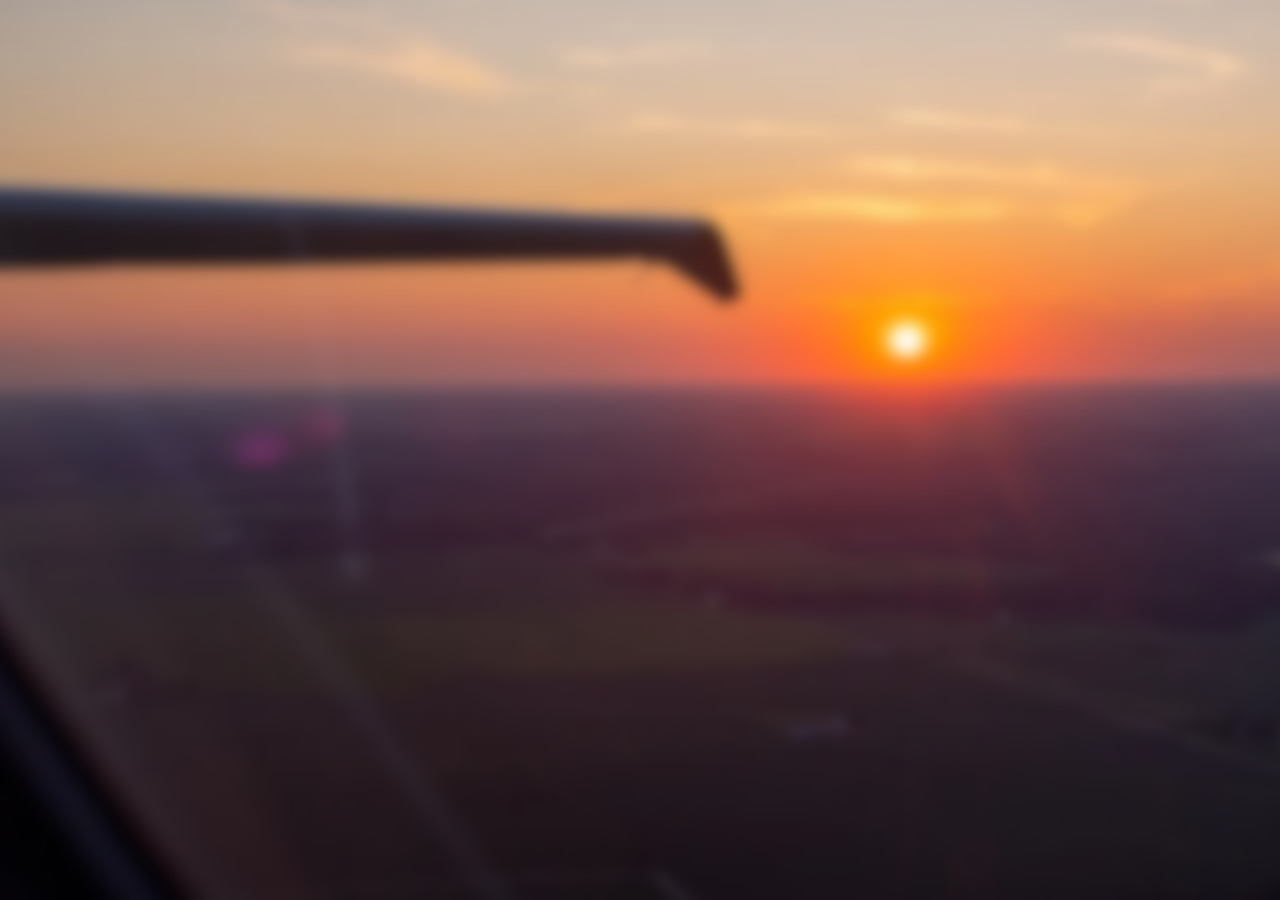
<file: Fly Horizon/index.html>
<!DOCTYPE html>
<html lang="fr">
<head>
    <meta charset="UTF-8">
    <meta name="viewport" content="width=device-width, initial-scale=1.0">
    <title>VOLEZ AVEC ROMAIN</title>
    <link rel="stylesheet" href="styles.css">
</head>

    <section id="hero">
        <h1>VOLEZ AVEC FLY HORIZON</h1>
        <h3>Vivez une expérience inoubliable à bord d'un aéronef</h3>
        <a href="forfaits.html" class="btn">Découvrez les forfaits</a>
    </section>

</body>
</html>
</file>
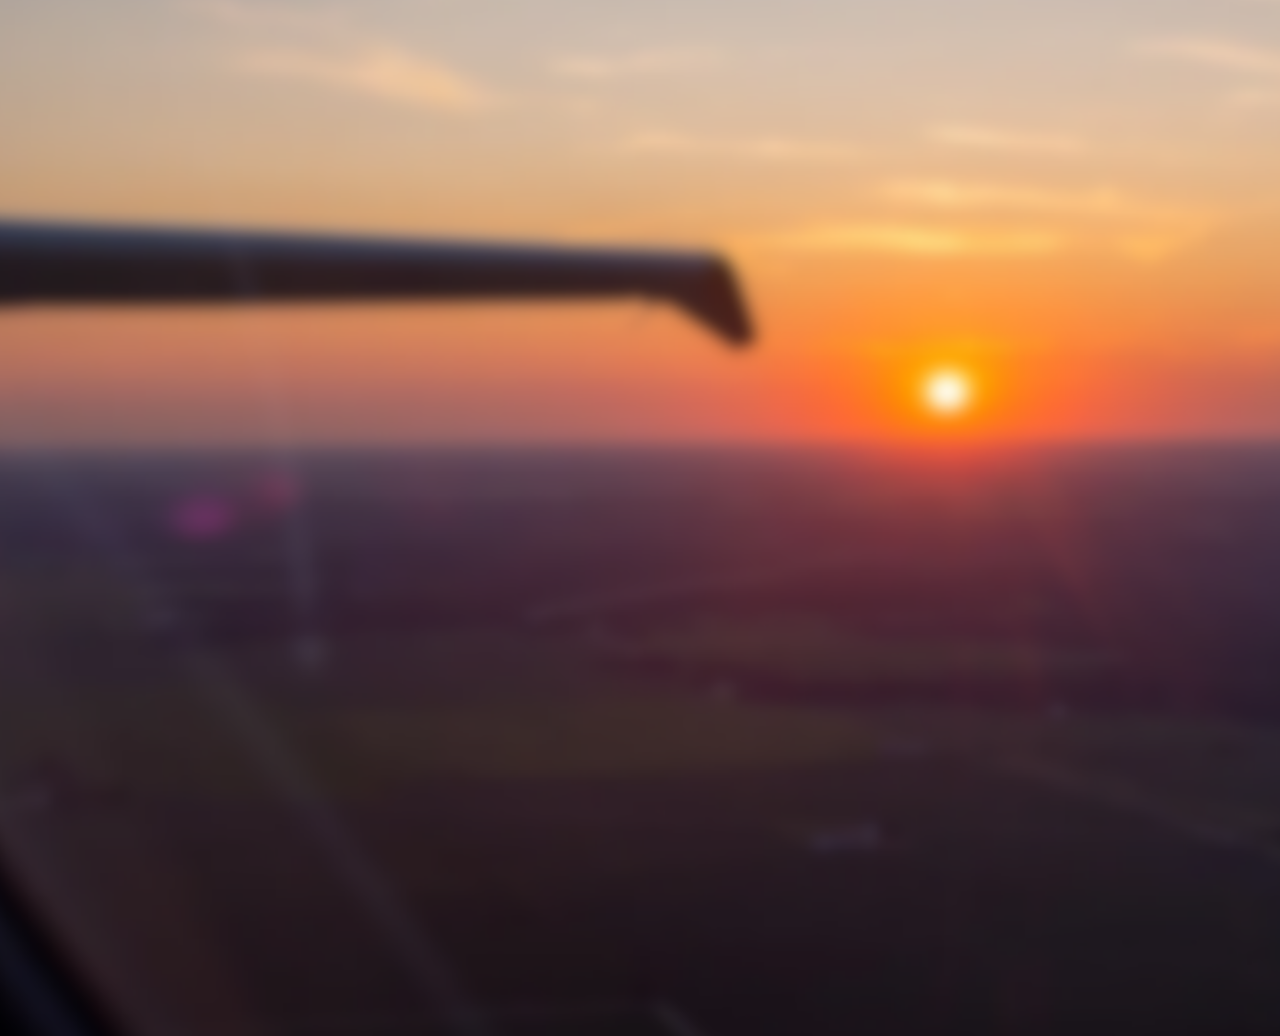
<file: Fly Horizon/contact.html>
<!DOCTYPE html>
<html lang="fr">
<head>
    <meta charset="UTF-8">
    <meta name="viewport" content="width=device-width, initial-scale=1.0">
    <title>Contact - Volez avec Romain</title>
    <link rel="stylesheet" href="styles.css">
</head>
<body>
    <header>
        <nav>
            <ul>
                <li><a href="index.html">Accueil</a></li>
                <li><a href="about.html">À propos</a></li>
                <li><a href="forfaits.html">Forfaits</a></li>
                <li><a href="contact.html">Contact</a></li>
            </ul>
        </nav>
    </header>

    <section id="contact">
        <div class="text-container">
            <h2>Contactez-nous</h2>
            <p>Pour toute question, n'hésitez pas à nous contacter. Nous vous répondrons dans les plus brefs délais</p>
            <p>Email : <a href="mailto:Rom.destanberg@gmail.com">Rom.destanberg@gmail.com</a></p>
            <a href="mailto:Rom.destanberg@gmail.com" class="btn-contact">Envoyer un message</a>
        </div>
    </section>
    

    <footer>
        <p>Rom.destanberg@gmail.com</p>
        <p>© 2024 Fly Horizons. Tous droits réservés.</p>
    </footer>
</body>
</html>
</file>
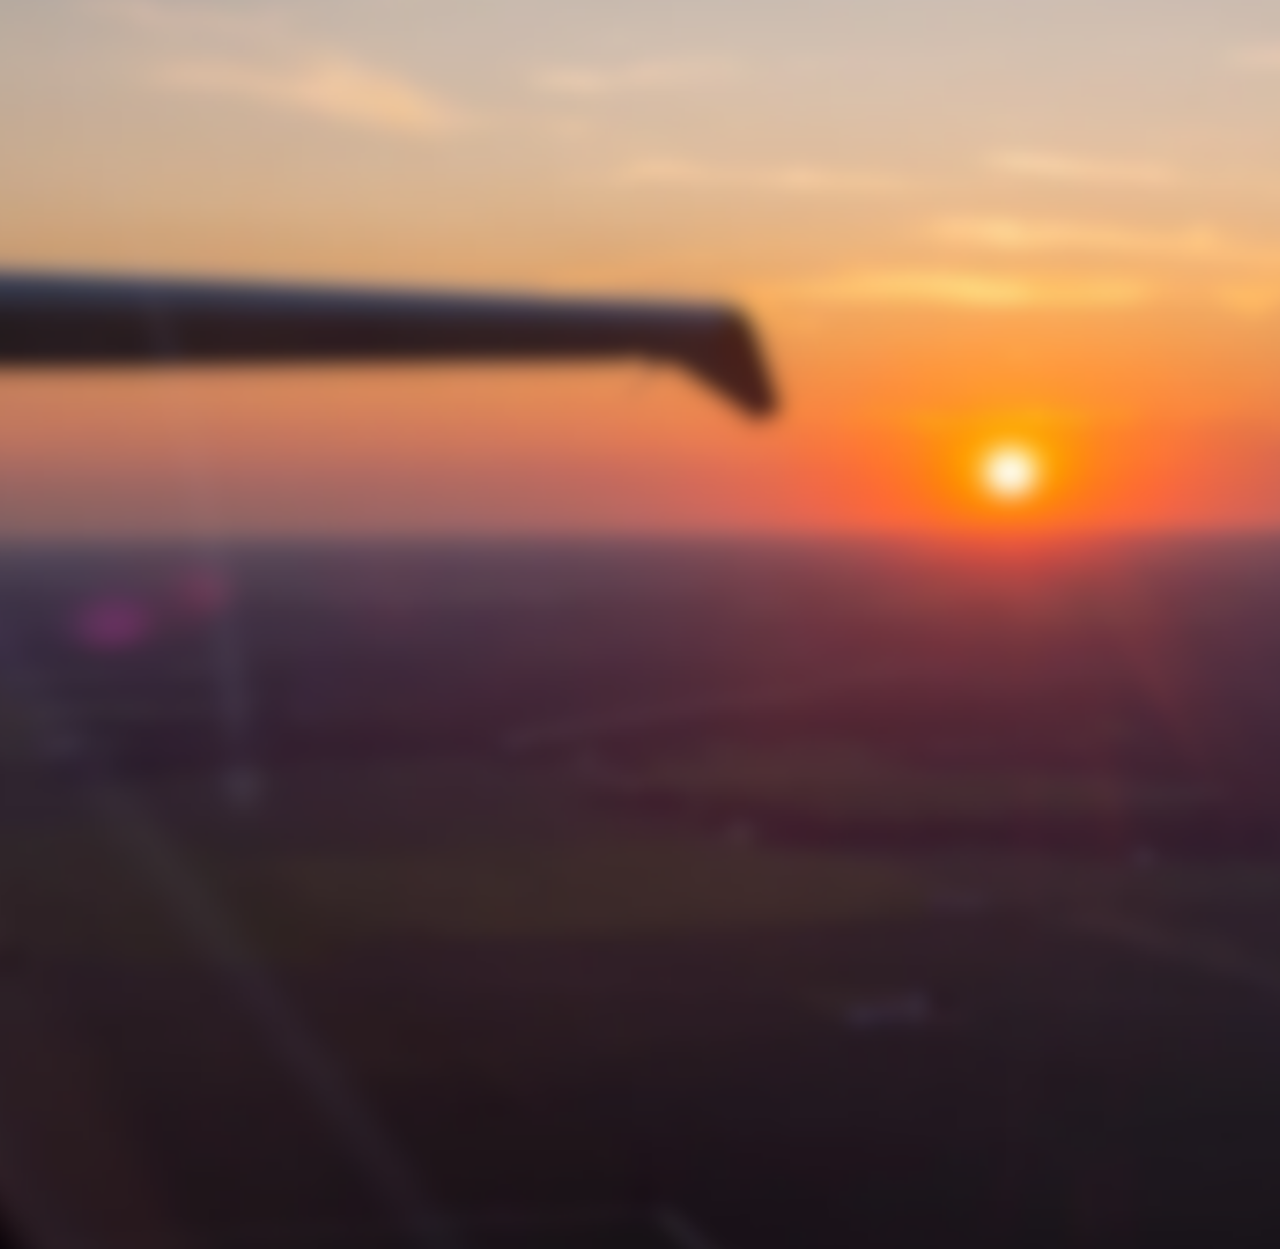
<file: Fly Horizon/forfaits.html>
<!DOCTYPE html>
<html lang="fr">
<head>
    <meta charset="UTF-8">
    <meta name="viewport" content="width=device-width, initial-scale=1.0">
    <title>Forfaits - Volez avec Romain</title>
    <link rel="stylesheet" href="styles.css">
</head>
<body>
    <header>
        <nav>
            <ul>
                <li><a href="index.html">Accueil</a></li>
                <li><a href="about.html">À propos</a></li>
                <li><a href="forfaits.html">Forfaits</a></li>
                <li><a href="contact.html">Contact</a></li>
            </ul>
        </nav>
    </header>

    <section id="forfaits">
        <h2></h2>
        <p class="intro"></p>
        
        <div class="pack">
            <h3>Découverte - 70 €</h3>
            <p>Jusqu'à -25% si plus de passagers</p>
            <p>1h de vol, profitez d'une vue spectaculaire et de moments inoubliables.</p>
            <a href="https://docs.google.com/forms/d/e/1FAIpQLSd3ibt1gmMy_IXYsw0L4XQq0TqMStOmQnDAlwSwi4tzUMaENA/viewform?usp=sf_link" class="btn">Réservez maintenant</a>
        </div>

        <div class="pack">
            <h3>Aventure - 120 €</h3>
            <p>Jusqu'à -30% si plus de passagers</p>
            <p>2h de vol, explorez plus loin et découvrez des panoramas exceptionnels.</p>
            <a href="https://docs.google.com/forms/d/e/1FAIpQLSd3ibt1gmMy_IXYsw0L4XQq0TqMStOmQnDAlwSwi4tzUMaENA/viewform?usp=sf_link" class="btn">Réservez maintenant</a>
        </div>

        <div class="pack">
            <h3>International</h3>
            <p>Jusqu'à -35% si plus de passagers</p>
            <p>Volez au-delà des frontières, explorez de nouveaux horizons et vivez une expérience inoubliable.</p>
            <p><strong>Le prix est à définir</strong> en fonction de la formule.</p>
            <a href="https://docs.google.com/forms/d/e/1FAIpQLSd3ibt1gmMy_IXYsw0L4XQq0TqMStOmQnDAlwSwi4tzUMaENA/viewform?usp=sf_link" class="btn">Réservez maintenant</a>
        </div>
    </section>

    <footer>
        <p>Rom.destanberg@gmail.com</p>
        <p>© 2024 Fly Horizons. Tous droits réservés.</p>
    </footer>
</body>
</html>
</file>
<file: Fly Horizon/styles.css>
/* Reset */ 
* {
    margin: 0;
    padding: 0;
    box-sizing: border-box;
}

/* Utilisation de Google Fonts */
@import url('https://fonts.googleapis.com/css2?family=Poppins:wght@300;400;600&display=swap');

body {
    font-family: 'Poppins', sans-serif;
    background: url('Images/1.image-fond.jpg') no-repeat center center/cover;
    background-size: cover;
    background-color: rgba(0, 0, 0, 0.5); /* Assombrissement du fond */
    color: #fff;
    display: flex;
    flex-direction: column;
    min-height: 100vh;
    justify-content: flex-start; /* Aligne le contenu en haut de la page */
    align-items: center; /* Centre le contenu horizontalement */
    text-align: center; /* Centre le texte */
    position: relative;
}

/* Header */
header {
    display: flex;
    justify-content: center; /* Centre horizontalement */
    align-items: center; /* Centre verticalement */
    background-color: rgba(0, 0, 0, 0.7); /* Ombre subtile */
    padding: 0px 0px;
    position: sticky; /* Reste en haut lors du scroll */
    top: 0;
    width: 100%;
    z-index: 100;
}

/* Navigation */
nav {
    display: flex;
    justify-content: center;
    align-items: center;
    width: 100%;
}

/* Liste de navigation */
nav ul {
    list-style: none;
    display: flex; /* Affiche les éléments horizontalement */
    margin: 10px 0;
    padding: 0;
}

/* Style des éléments de la liste */
nav ul li {
    margin: 0 5px; /* Espacement entre les éléments */
}

/* Style des liens */
nav ul li a {
    color: white;
    text-decoration: none;
    font-weight: bold;
    font-size: 1.2em;
    padding: 8px;
    transition: color 0.3s;
}

/* Effet au survol des liens */
nav ul li a:hover {
    color: #f39c12; /* Change la couleur au survol */
}



/* Page d'accueil */
section {
    display: flex;
    justify-content: center;
    align-items: center;
    flex-direction: column;
    text-align: center;
    width: 100%;
    padding: 120px 40px; /* Augmenté pour donner plus d'espace sous l'entête */
    min-height: 100vh; /* Assure que chaque section occupe tout l'espace vertical */
}

h1 {
    font-size: 6em; /* Taille énorme pour le titre principal sur les grands écrans */
    font-weight: 600;
    margin-bottom: 5px;
    color: #ffffff; /* Couleur dorée pour un effet lumineux */
}

h2 {
    font-size: 5em; /* Taille un peu plus petite pour le sous-titre */
    margin-bottom: 40px;
    font-weight: 400;
    color: white;
}

/* Media queries pour les petits écrans */
@media (max-width: 768px) {
    h1 {
        font-size: 3.5em; /* Taille réduite du titre principal sur mobile */
    }

    h2 {
        font-size: 2.5em; /* Taille réduite du sous-titre sur mobile */
    }

    section {
        padding: 80px 20px; /* Réduit le padding sur mobile */
    }
}

/* Texte des forfaits */
#forfaits-intro {
    font-size: 2em;
    margin-top: 10px; /* Décale le texte un peu plus bas sous l'entête */
    margin-bottom: 20px;
    color: white;
    max-width: 100%;
    margin-left: 10px;
    margin-right: 10px;
}

/* Forfaits côte à côte */
#forfaits {
    display: flex-start;
    justify-content: space-between;
    width: 85%;
    padding: 50px 0;
    max-width: auto;
    margin-left: 10;
    margin-right: 10;
}

.pack {
    background-color: rgba(0, 0, 0, 0.7); /* Ombre subtile */
    padding: 30px;
    margin: 20px;
    border-radius: 10px;
    text-align: center;
    color: white;
    width: 100%; /* Augmentation de la largeur des boxes forfaits */
    max-width: 800px; /* Ajustement du maximum pour ne pas trop agrandir */
}

.pack h3 {
    font-size: 2em;
    margin-bottom: 10px;
    font-weight: bold; /* Texte en gras pour le titre des forfaits */
}

.pack p {
    font-size: 1.2em;
    margin-bottom: 20px;
}

.btn, .btn-contact {
    background-color: #f39c12;
    color: white;
    padding: 15px 30px;
    text-decoration: none;
    border-radius: 30px;
    font-size: 1.2em;
    display: inline-block;
    margin-top: 20px;
    transition: background-color 0.5s;
}

.btn:hover, .btn-contact:hover {
    background-color: #e67e22;
}

/* PAGE CONTACT */
#contact {
    display: flex;
    flex-direction: column;
    align-items: center;
    text-align: center;
    padding: 120px; /* Espacement aligné avec d'autres sections */
    min-height: 100vh; /* Occupe toute la hauteur de la page */
    background-color: rgba(0, 0, 0, 0); /* Fond sombre pour contraster avec le texte */
    border-radius: 10px; /* Coins légèrement arrondis */
    margin: 0 auto; /* Centrage horizontal */
    max-width: 80%; /* Largeur limitée pour un contenu centré */
    box-shadow: 0 0 20px rgba(0, 0, 0, 0); /* Ombre pour un effet élégant */
}

/* Media queries pour les petits écrans */
@media (max-width: 768px) {
    #contact {
        padding: 40px; /* Réduit l'espacement pour les petits écrans */
        max-width: 90%; /* Augmente la largeur maximale sur mobile */
    }
}

/* Titre de la section */
#contact h2 {
    font-size: 2.8em;
    margin-bottom: 20px;
    color: #f39c12; /* Couleur dorée pour mettre en avant */
    font-weight: 700;
}

/* Conteneur de texte */
#contact .text-container {
    background-color: rgba(0, 0, 0, 0.7); /* Fond semi-transparent */
    padding: 30px; /* Espacement interne pour respirer */
    border-radius: 10px; /* Coins arrondis */
    box-shadow: 0 4px 10px rgba(0, 0, 0, 0.7); /* Ombre subtile */
    margin: 20px auto; /* Espacement avec le reste */
    max-width: 800px; /* Largeur maximale */
    text-align: center;
}

#contact .text-container p {
    font-size: 1.3em; /* Texte lisible */
    margin-bottom: 15px; /* Espacement vertical entre les paragraphes */
    color: #fff;
    line-height: 1.6; /* Améliore la lisibilité */
}

/* Liens dans la section */
#contact a {
    color: #fff;
    text-decoration: none;
    font-weight: bold;
    transition: color 0.3s ease-in-out;
}

#contact a:hover {
    color: #f39c12; /* Highlight doré au survol */
}

/* Bouton de contact */
#contact .btn-contact {
    background-color: #f39c12; /* Couleur bouton dorée */
    color: white;
    padding: 15px 40px; /* Taille ajustée pour un look moderne */
    text-decoration: none;
    border-radius: 30px;
    font-size: 1.3em;
    display: inline-block;
    margin-top: 30px; /* Espacement avec le texte précédent */
    transition: background-color 0.5s ease-in-out;
    box-shadow: 0 2px 5px rgba(0, 0, 0, 0.5); /* Ombre subtile */
}

#contact .btn-contact:hover {
    background-color: #e67e22; /* Changement subtil au survol */
}

/* Responsive Design */
@media (max-width: 768px) {
    #contact h2 {
        font-size: 2em;
    }
    #contact .text-container {
        padding: 20px;
    }
    #contact .btn-contact {
        font-size: 1.1em;
        padding: 12px 30px;
    }
}


/* Footer */
footer {
    background-color: rgba(0, 0, 0, 0.5); /* Fond sombre avec transparence */
    color: white;
    text-align: center;
    padding: 10px 10px; /* Espacement vertical */
    width: 100%;
    position: relative; /* Positionnement relatif pour éviter qu'il soit trop bas */
    margin-top: auto; /* S'assure que le footer reste en bas sans coller au bas de la page */
    box-shadow: 0 -2px 5px rgba(0, 0, 0, 1); /* Ombre subtile en haut pour un effet de profondeur */
}

footer p {
    font-size: 1.2em;
    font-weight: 400;
    margin: 10px 0;
}

/* Page À propos */
#about {
    display: flex;
    justify-content: center;
    align-items: center;
    flex-direction: column;
    text-align: center;
    padding: 60px 40px;
    min-height: 100vh;
    background-color: transparent; /* Pas de fond sombre */
}

#about .text-container {
    background-color: rgba(0, 0, 0, 0.7); /* Fond semi-transparent dans la boîte */
    padding: 30px;
    border-radius: 10px;
    box-shadow: 0 4px 10px rgba(0, 0, 0, 0.7);
    margin: 20px auto;
    max-width: 1000px;
    text-align: center;
}

#about h2 {
    font-size: 2.5em;
    font-weight: bold;
    margin-bottom: 20px;
    color: #f39c12; /* Couleur dorée pour le titre */
}

#about p {
    font-size: 1.2em;
    margin: 20px 0;
    line-height: 1.6;
    color: #fff;
}

.gallery {
    display: flex;
    justify-content: center;
    flex-wrap: wrap;
    gap: 20px;
    margin: 20px 0;
}

.gallery img {
    width: 300px;
    height: 200px;
    object-fit: cover;
    border-radius: 10px;
    box-shadow: 0 2px 10px rgba(0, 0, 0, 0.5);
    transition: transform 0.3s;
}

.gallery img:hover {
    transform: scale(1.05);
}

/* Style pour le témoignage */
.testimonial {
    color: #fff;
    padding: 20px;
    border-radius: 10px;
    margin: 30px auto;
    max-width: 80%;
    font-style: italic; /* Met en italique pour un effet de citation */
    text-align: center;
}

.testimonial p {
    font-size: 1.2em;
    margin: 10px 0;
}

.testimonial p strong {
    font-size: 1.1em;
    margin-top: 10px;
    display: block;
    font-weight: bold;
    color: #fff;
}

body {
    opacity: 0;
    animation: fadeIn 0.5s ease-in-out forwards;
}

@keyframes fadeIn {
    to {
        opacity: 1;
    }
}
</file>
